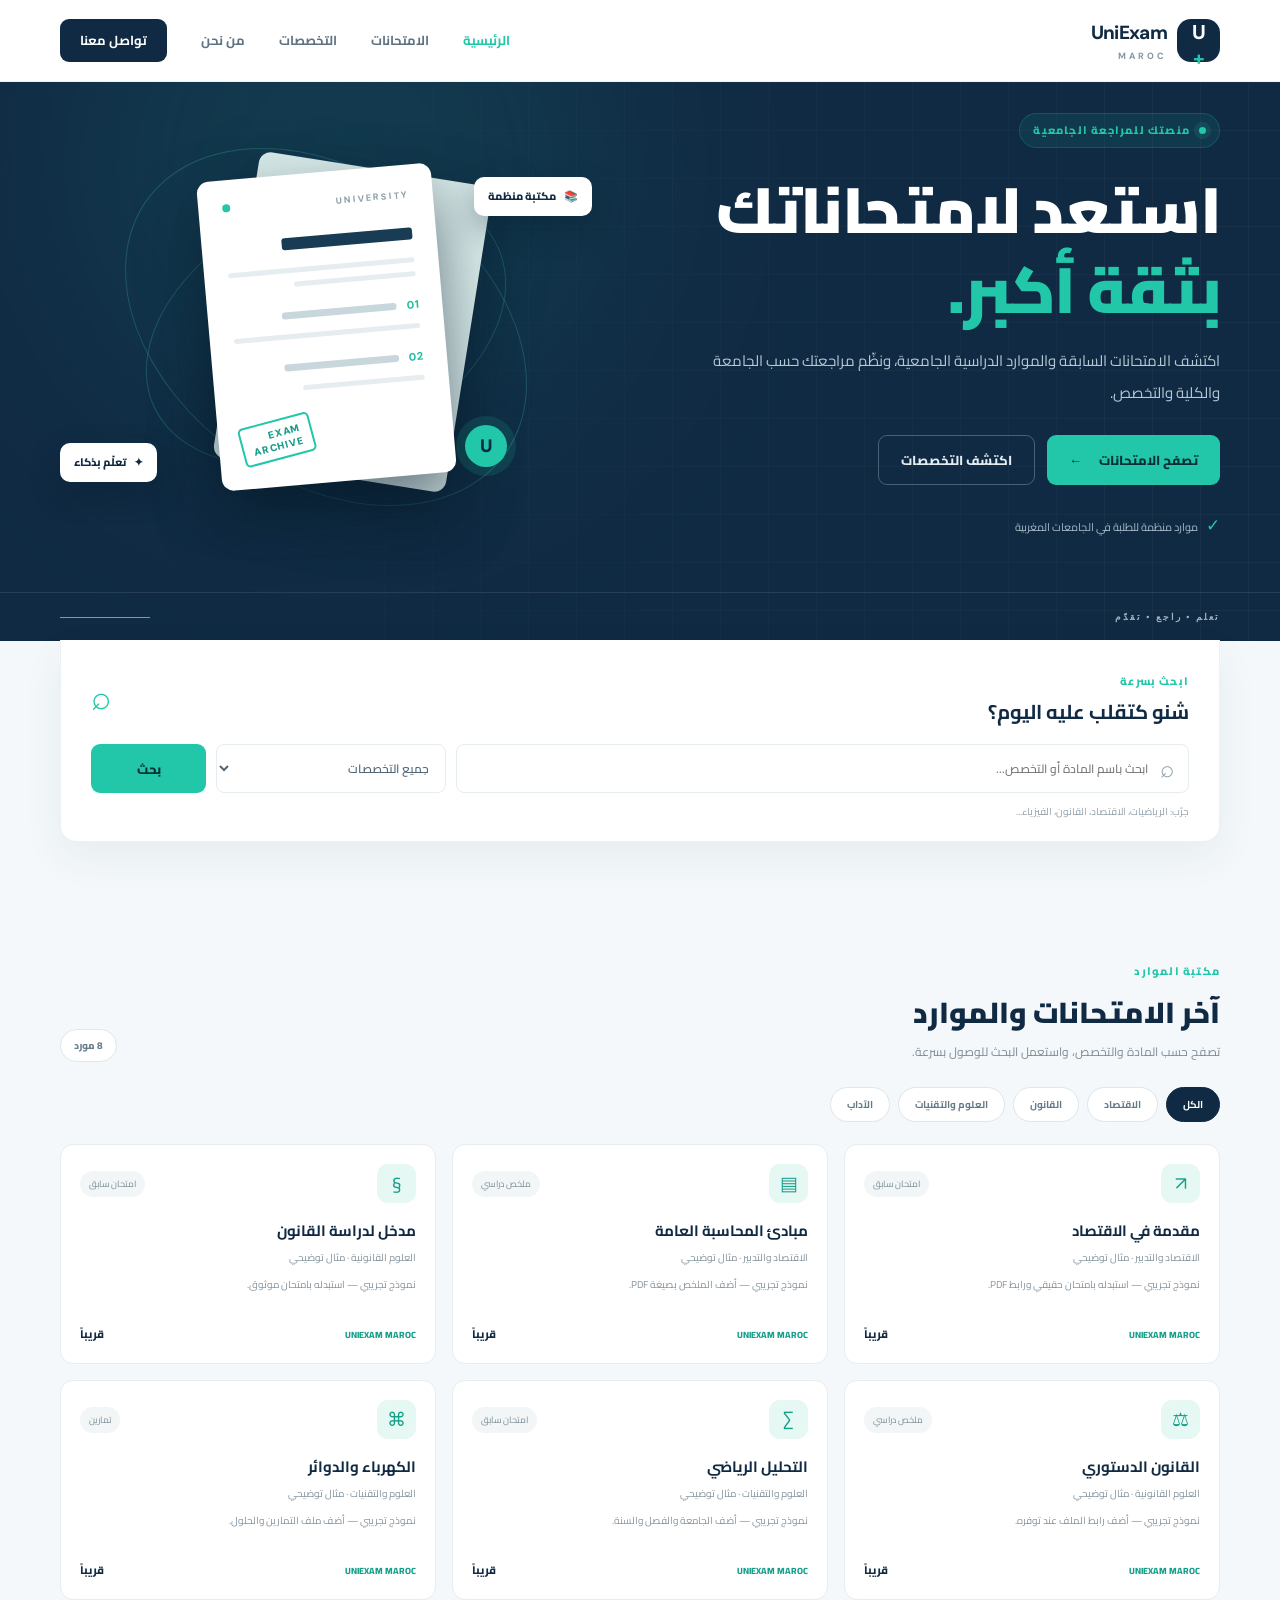
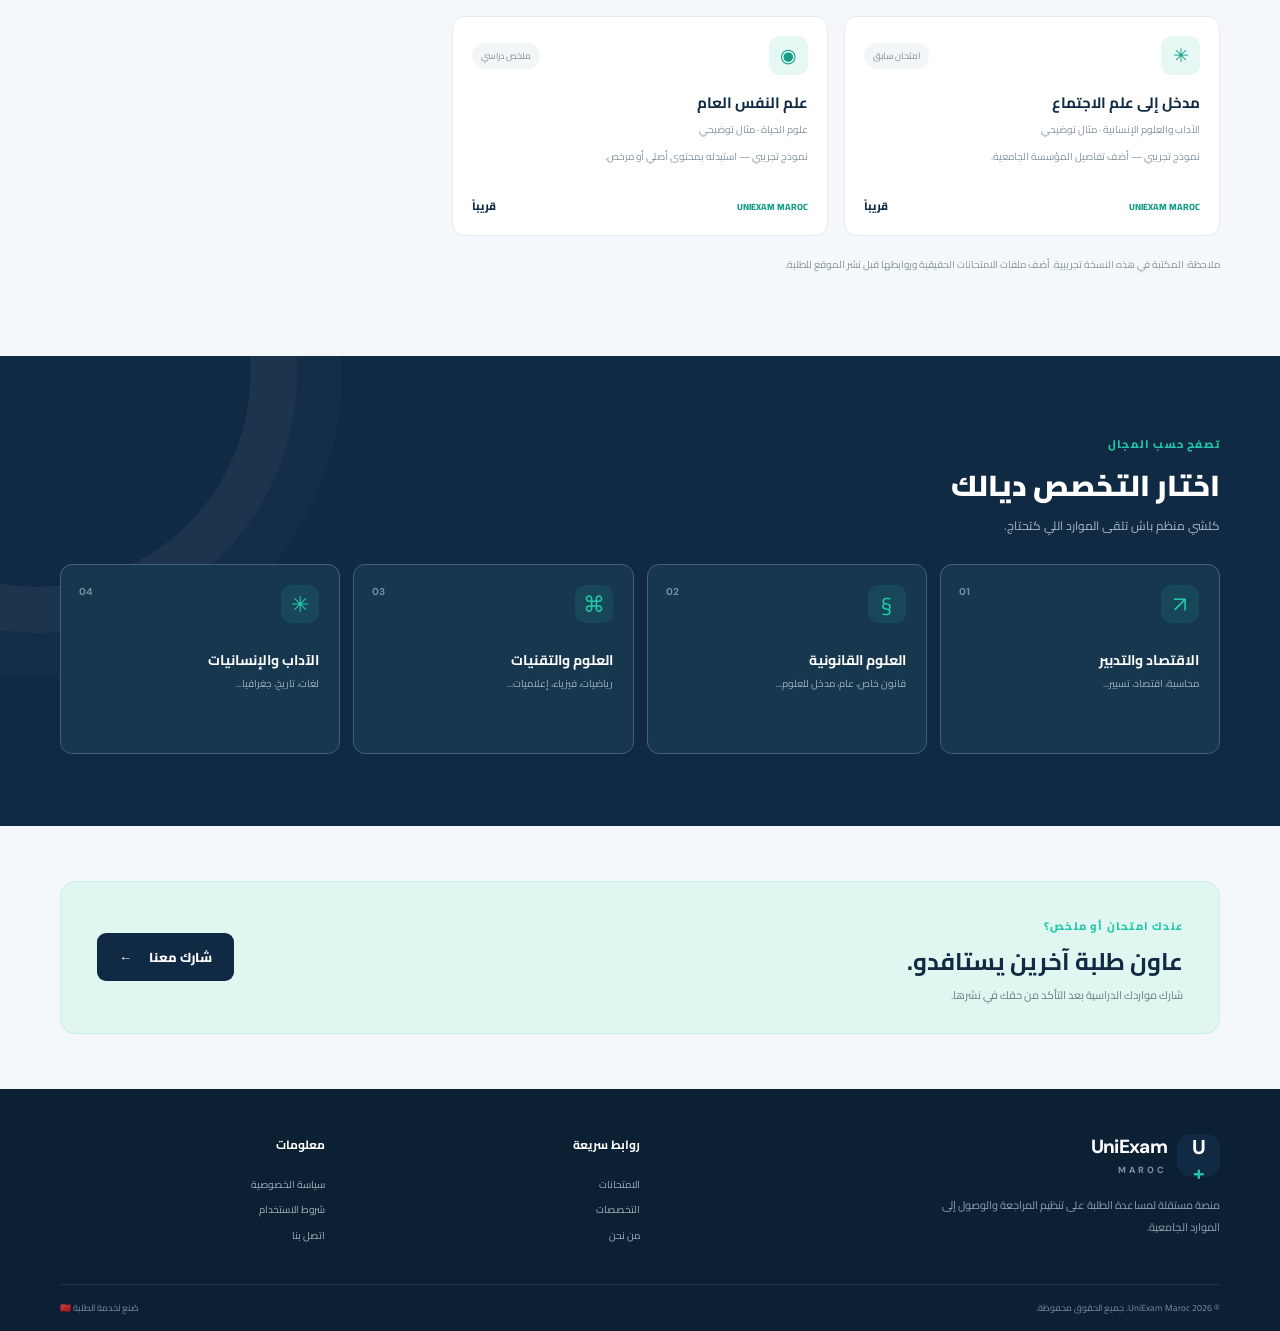
<file: index.html>
<!doctype html>
<html lang="ar" dir="rtl">
<head>
  <meta charset="utf-8">
  <meta name="viewport" content="width=device-width, initial-scale=1">
  <meta name="description" content="UniExam Maroc منصة مغربية لتنظيم ومشاركة الامتحانات والملخصات الجامعية حسب الجامعة والكلية والتخصص.">
  <meta name="theme-color" content="#102a43">
  <title>UniExam Maroc | الامتحانات الجامعية المغربية</title>
  <link rel="icon" href="assets/favicon.svg" type="image/svg+xml">
  <link rel="preconnect" href="https://fonts.googleapis.com">
  <link rel="preconnect" href="https://fonts.gstatic.com" crossorigin>
  <link href="https://fonts.googleapis.com/css2?family=Cairo:wght@400;500;600;700;800;900&display=swap" rel="stylesheet">
  <link rel="stylesheet" href="style.css">
</head>
<body>
<header class="site-header">
  <div class="container nav-wrap">
    <a class="brand" href="index.html" aria-label="UniExam Maroc الصفحة الرئيسية">
      <span class="brand-mark">U<span>+</span></span>
      <span><strong>UniExam</strong><small>MAROC</small></span>
    </a>
    <button class="menu-toggle" id="menuToggle" aria-label="فتح القائمة" aria-expanded="false">☰</button>
    <nav id="mainNav">
      <a class="active" href="index.html">الرئيسية</a>
      <a href="#exams">الامتحانات</a>
      <a href="#fields">التخصصات</a>
      <a href="about.html">من نحن</a>
      <a class="nav-contact" href="contact.html">تواصل معنا</a>
    </nav>
  </div>
</header>

<main>
<section class="hero">
  <div class="hero-glow"></div>
  <div class="container hero-grid">
    <div class="hero-copy">
      <span class="eyebrow"><span class="pulse"></span> منصتك للمراجعة الجامعية</span>
      <h1>استعد لامتحاناتك<br><em>بثقة أكبر.</em></h1>
      <p>اكتشف الامتحانات السابقة والموارد الدراسية الجامعية، ونظّم مراجعتك حسب الجامعة والكلية والتخصص.</p>
      <div class="hero-actions">
        <a class="btn btn-primary" href="#exams">تصفح الامتحانات <span>←</span></a>
        <a class="btn btn-ghost" href="#fields">اكتشف التخصصات</a>
      </div>
      <div class="hero-note"><span class="check">✓</span> موارد منظمة للطلبة في الجامعات المغربية</div>
    </div>
    <div class="hero-art" aria-hidden="true">
      <div class="orbit orbit-one"></div><div class="orbit orbit-two"></div>
      <div class="paper paper-back"></div>
      <div class="paper paper-front">
        <div class="paper-top"><span>UNIVERSITY</span><span class="paper-dot"></span></div>
        <div class="paper-title"></div><div class="paper-line wide"></div><div class="paper-line"></div>
        <div class="paper-question"><b>01</b><span></span></div><div class="paper-line wide"></div>
        <div class="paper-question"><b>02</b><span></span></div><div class="paper-line"></div>
        <div class="paper-stamp">EXAM<br>ARCHIVE</div>
      </div>
      <div class="floating-tag tag-top">📚 <span>مكتبة منظمة</span></div>
      <div class="floating-tag tag-bottom">✦ <span>تعلّم بذكاء</span></div>
      <div class="hero-circle">U</div>
    </div>
  </div>
  <div class="hero-bottom"><div class="container"><span>تعلم • راجع • تقدّم</span><span class="scroll-line"></span></div></div>
</section>

<section class="search-section">
  <div class="container">
    <div class="search-card">
      <div class="search-heading"><div><span class="section-kicker">ابحث بسرعة</span><h2>شنو كتقلب عليه اليوم؟</h2></div><span class="search-icon">⌕</span></div>
      <div class="search-controls">
        <label class="search-box"><span>⌕</span><input id="searchInput" type="search" placeholder="ابحث باسم المادة أو التخصص..." aria-label="ابحث عن امتحان"></label>
        <select id="fieldFilter" aria-label="اختر التخصص"><option value="">جميع التخصصات</option><option>الاقتصاد والتدبير</option><option>العلوم القانونية</option><option>العلوم والتقنيات</option><option>الآداب والعلوم الإنسانية</option><option>علوم الحياة</option></select>
        <button class="btn btn-primary search-button" id="searchButton">بحث</button>
      </div>
      <p class="search-hint">جرّب: الرياضيات، الاقتصاد، القانون، الفيزياء...</p>
    </div>
  </div>
</section>

<section class="section exams-section" id="exams">
  <div class="container">
    <div class="section-head">
      <div><span class="section-kicker">مكتبة الموارد</span><h2>آخر الامتحانات والموارد</h2><p>تصفح حسب المادة والتخصص، واستعمل البحث للوصول بسرعة.</p></div>
      <span class="count-pill" id="resultCount">0 مورد</span>
    </div>
    <div class="filter-row">
      <button class="filter-chip selected" data-filter="all">الكل</button>
      <button class="filter-chip" data-filter="الاقتصاد والتدبير">الاقتصاد</button>
      <button class="filter-chip" data-filter="العلوم القانونية">القانون</button>
      <button class="filter-chip" data-filter="العلوم والتقنيات">العلوم والتقنيات</button>
      <button class="filter-chip" data-filter="الآداب والعلوم الإنسانية">الآداب</button>
    </div>
    <div class="resource-grid" id="resourceGrid"></div>
    <div class="empty-state" id="emptyState" hidden><span>⌕</span><h3>ما لقيناش نتائج</h3><p>جرّب كلمات أخرى أو اختار تخصص مختلف.</p></div>
    <p class="demo-note">ملاحظة: المكتبة في هذه النسخة تجريبية. أضف ملفات الامتحانات الحقيقية وروابطها قبل نشر الموقع للطلبة.</p>
  </div>
</section>

<section class="fields-section" id="fields">
  <div class="container">
    <div class="section-head light-head"><div><span class="section-kicker">تصفح حسب المجال</span><h2>اختار التخصص ديالك</h2><p>كلشي منظم باش تلقى الموارد اللي كتحتاج.</p></div></div>
    <div class="field-grid">
      <a class="field-card" href="#exams" data-field="الاقتصاد والتدبير"><span class="field-icon">↗</span><span class="field-num">01</span><h3>الاقتصاد والتدبير</h3><p>محاسبة، اقتصاد، تسيير...</p></a>
      <a class="field-card" href="#exams" data-field="العلوم القانونية"><span class="field-icon">§</span><span class="field-num">02</span><h3>العلوم القانونية</h3><p>قانون خاص، عام، مدخل للعلوم...</p></a>
      <a class="field-card" href="#exams" data-field="العلوم والتقنيات"><span class="field-icon">⌘</span><span class="field-num">03</span><h3>العلوم والتقنيات</h3><p>رياضيات، فيزياء، إعلاميات...</p></a>
      <a class="field-card" href="#exams" data-field="الآداب والعلوم الإنسانية"><span class="field-icon">✳</span><span class="field-num">04</span><h3>الآداب والإنسانيات</h3><p>لغات، تاريخ، جغرافيا...</p></a>
    </div>
  </div>
</section>

<section class="cta-section">
  <div class="container cta-box"><div><span class="section-kicker">عندك امتحان أو ملخص؟</span><h2>عاون طلبة آخرين يستافدو.</h2><p>شارك مواردك الدراسية بعد التأكد من حقك في نشرها.</p></div><a class="btn btn-light" href="contact.html">شارك معنا <span>←</span></a></div>
</section>
</main>

<footer class="footer">
  <div class="container footer-main">
    <div class="footer-brand"><a class="brand brand-light" href="index.html"><span class="brand-mark">U<span>+</span></span><span><strong>UniExam</strong><small>MAROC</small></span></a><p>منصة مستقلة لمساعدة الطلبة على تنظيم المراجعة والوصول إلى الموارد الجامعية.</p></div>
    <div><h4>روابط سريعة</h4><a href="#exams">الامتحانات</a><a href="#fields">التخصصات</a><a href="about.html">من نحن</a></div>
    <div><h4>معلومات</h4><a href="privacy.html">سياسة الخصوصية</a><a href="terms.html">شروط الاستخدام</a><a href="contact.html">اتصل بنا</a></div>
  </div>
  <div class="container footer-bottom"><span>© <span id="year"></span> UniExam Maroc. جميع الحقوق محفوظة.</span><span>صُنع لخدمة الطلبة 🇲🇦</span></div>
</footer>
<script src="data.js"></script><script src="script.js"></script>
</body></html>
</file>
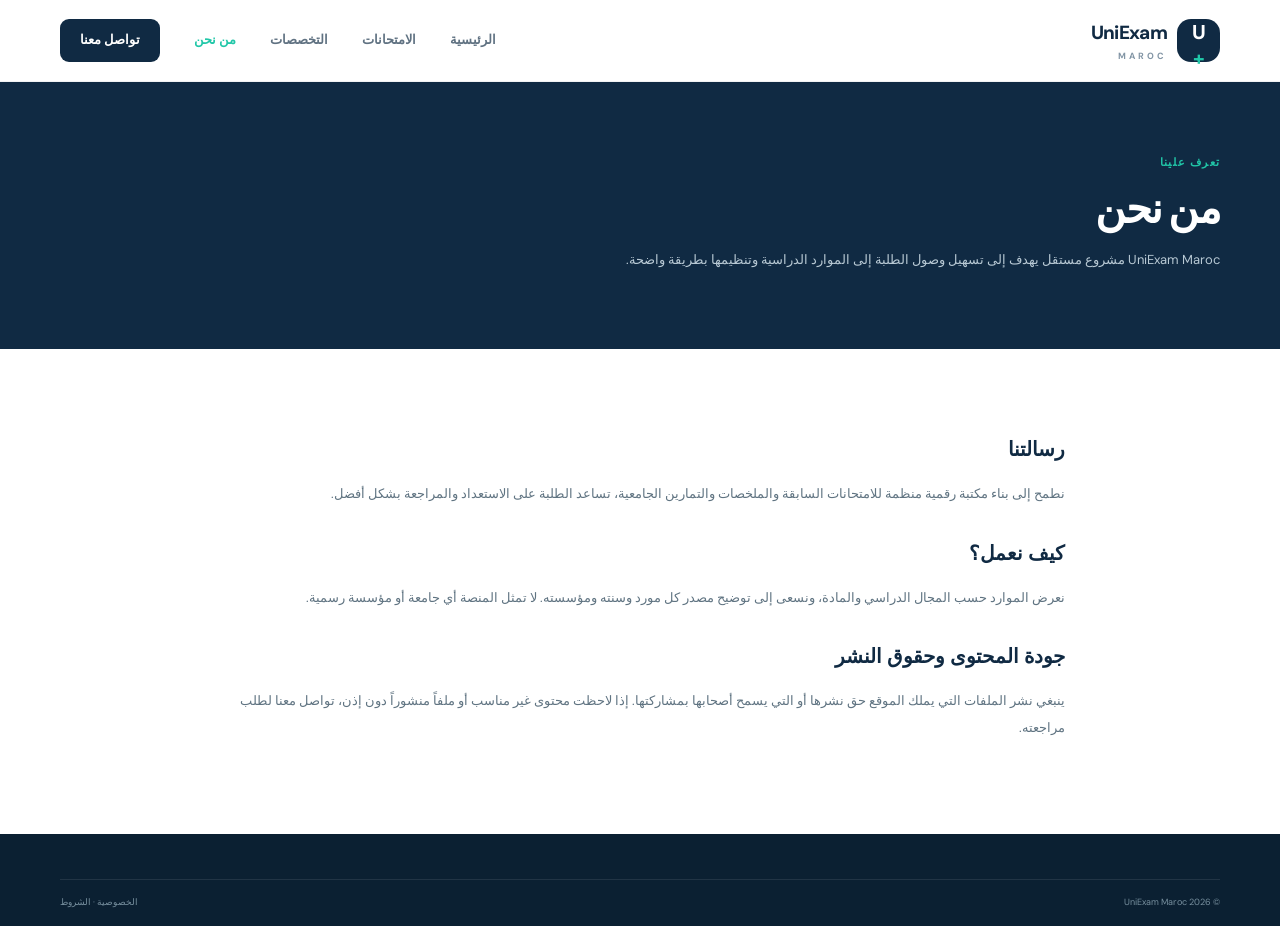
<file: about.html>
<!doctype html><html lang="ar" dir="rtl"><head><meta charset="utf-8"><meta name="viewport" content="width=device-width,initial-scale=1"><meta name="description" content="تعرف على UniExam Maroc وأهداف المنصة."><title>من نحن | UniExam Maroc</title><link rel="stylesheet" href="style.css"></head><body>
<header class="site-header"><div class="container nav-wrap"><a class="brand" href="index.html"><span class="brand-mark">U<span>+</span></span><span><strong>UniExam</strong><small>MAROC</small></span></a><button class="menu-toggle" id="menuToggle">☰</button><nav id="mainNav"><a href="index.html">الرئيسية</a><a href="index.html#exams">الامتحانات</a><a href="index.html#fields">التخصصات</a><a class="active" href="about.html">من نحن</a><a class="nav-contact" href="contact.html">تواصل معنا</a></nav></div></header>
<section class="page-hero"><div class="container"><span class="section-kicker">تعرف علينا</span><h1>من نحن</h1><p>UniExam Maroc مشروع مستقل يهدف إلى تسهيل وصول الطلبة إلى الموارد الدراسية وتنظيمها بطريقة واضحة.</p></div></section>
<main class="container content-page"><h2>رسالتنا</h2><p>نطمح إلى بناء مكتبة رقمية منظمة للامتحانات السابقة والملخصات والتمارين الجامعية، تساعد الطلبة على الاستعداد والمراجعة بشكل أفضل.</p><h2>كيف نعمل؟</h2><p>نعرض الموارد حسب المجال الدراسي والمادة، ونسعى إلى توضيح مصدر كل مورد وسنته ومؤسسته. لا تمثل المنصة أي جامعة أو مؤسسة رسمية.</p><h2>جودة المحتوى وحقوق النشر</h2><p>ينبغي نشر الملفات التي يملك الموقع حق نشرها أو التي يسمح أصحابها بمشاركتها. إذا لاحظت محتوى غير مناسب أو ملفاً منشوراً دون إذن، تواصل معنا لطلب مراجعته.</p></main>
<footer class="footer"><div class="container footer-bottom"><span>© <span id="year"></span> UniExam Maroc</span><span><a href="privacy.html">الخصوصية</a> · <a href="terms.html">الشروط</a></span></div></footer><script>document.getElementById('year').textContent=new Date().getFullYear();document.getElementById('menuToggle').onclick=()=>document.getElementById('mainNav').classList.toggle('open');</script></body></html>
</file>
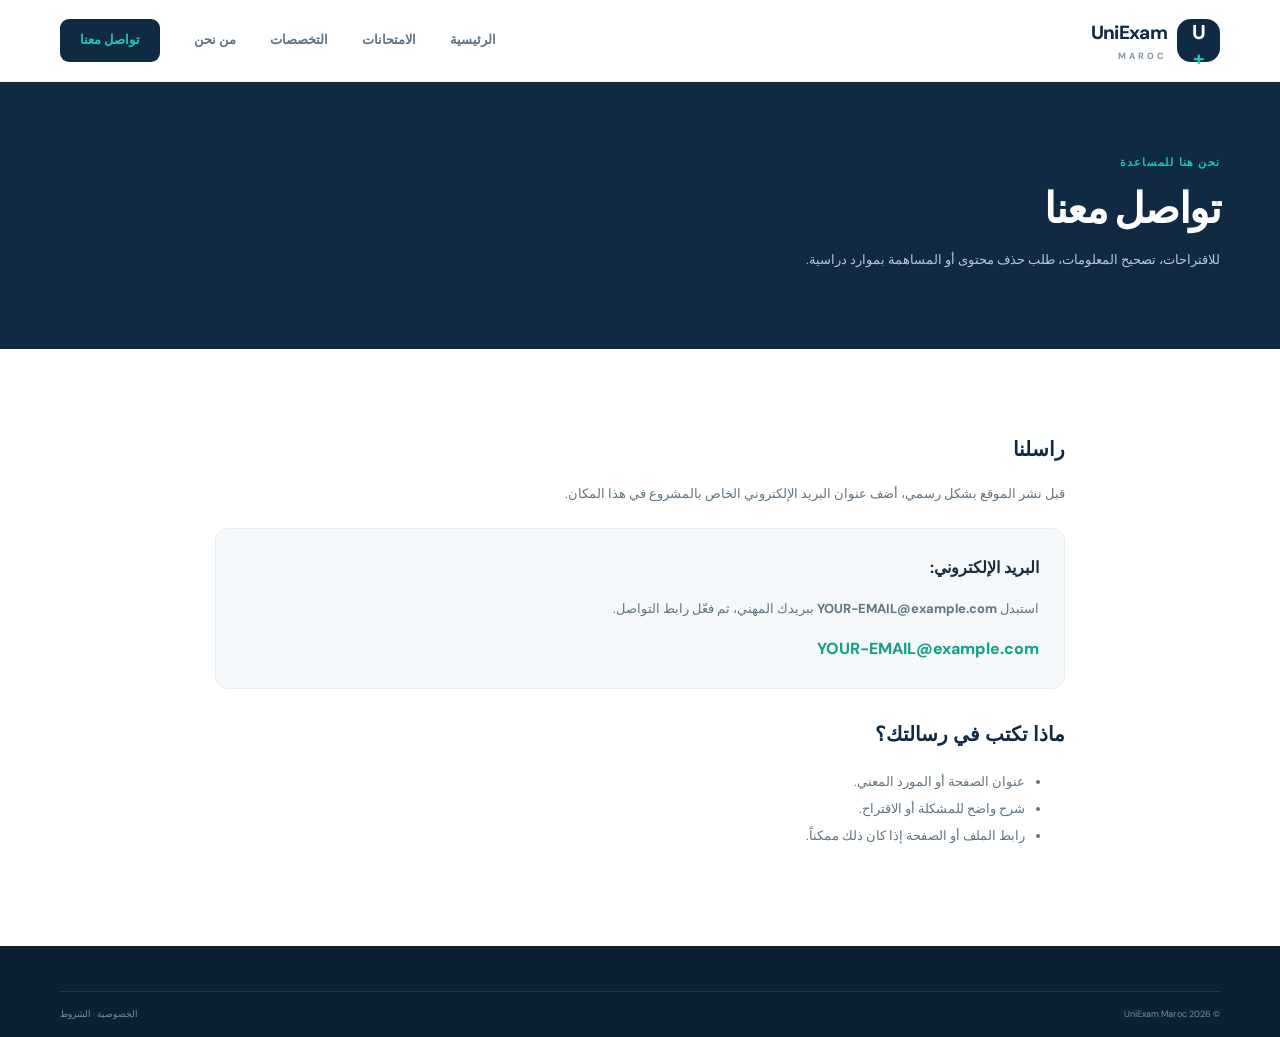
<file: contact.html>
<!doctype html><html lang="ar" dir="rtl"><head><meta charset="utf-8"><meta name="viewport" content="width=device-width,initial-scale=1"><meta name="description" content="تواصل مع فريق UniExam Maroc."><title>تواصل معنا | UniExam Maroc</title><link rel="stylesheet" href="style.css"></head><body>
<header class="site-header"><div class="container nav-wrap"><a class="brand" href="index.html"><span class="brand-mark">U<span>+</span></span><span><strong>UniExam</strong><small>MAROC</small></span></a><button class="menu-toggle" id="menuToggle">☰</button><nav id="mainNav"><a href="index.html">الرئيسية</a><a href="index.html#exams">الامتحانات</a><a href="index.html#fields">التخصصات</a><a href="about.html">من نحن</a><a class="nav-contact active" href="contact.html">تواصل معنا</a></nav></div></header>
<section class="page-hero"><div class="container"><span class="section-kicker">نحن هنا للمساعدة</span><h1>تواصل معنا</h1><p>للاقتراحات، تصحيح المعلومات، طلب حذف محتوى أو المساهمة بموارد دراسية.</p></div></section>
<main class="container content-page"><h2>راسلنا</h2><p>قبل نشر الموقع بشكل رسمي، أضف عنوان البريد الإلكتروني الخاص بالمشروع في هذا المكان.</p><div class="contact-panel"><strong>البريد الإلكتروني:</strong><p>استبدل <b>YOUR-EMAIL@example.com</b> ببريدك المهني، ثم فعّل رابط التواصل.</p><a href="mailto:YOUR-EMAIL@example.com">YOUR-EMAIL@example.com</a></div><h2>ماذا تكتب في رسالتك؟</h2><ul><li>عنوان الصفحة أو المورد المعني.</li><li>شرح واضح للمشكلة أو الاقتراح.</li><li>رابط الملف أو الصفحة إذا كان ذلك ممكناً.</li></ul></main>
<footer class="footer"><div class="container footer-bottom"><span>© <span id="year"></span> UniExam Maroc</span><span><a href="privacy.html">الخصوصية</a> · <a href="terms.html">الشروط</a></span></div></footer><script>document.getElementById('year').textContent=new Date().getFullYear();document.getElementById('menuToggle').onclick=()=>document.getElementById('mainNav').classList.toggle('open');</script></body></html>
</file>
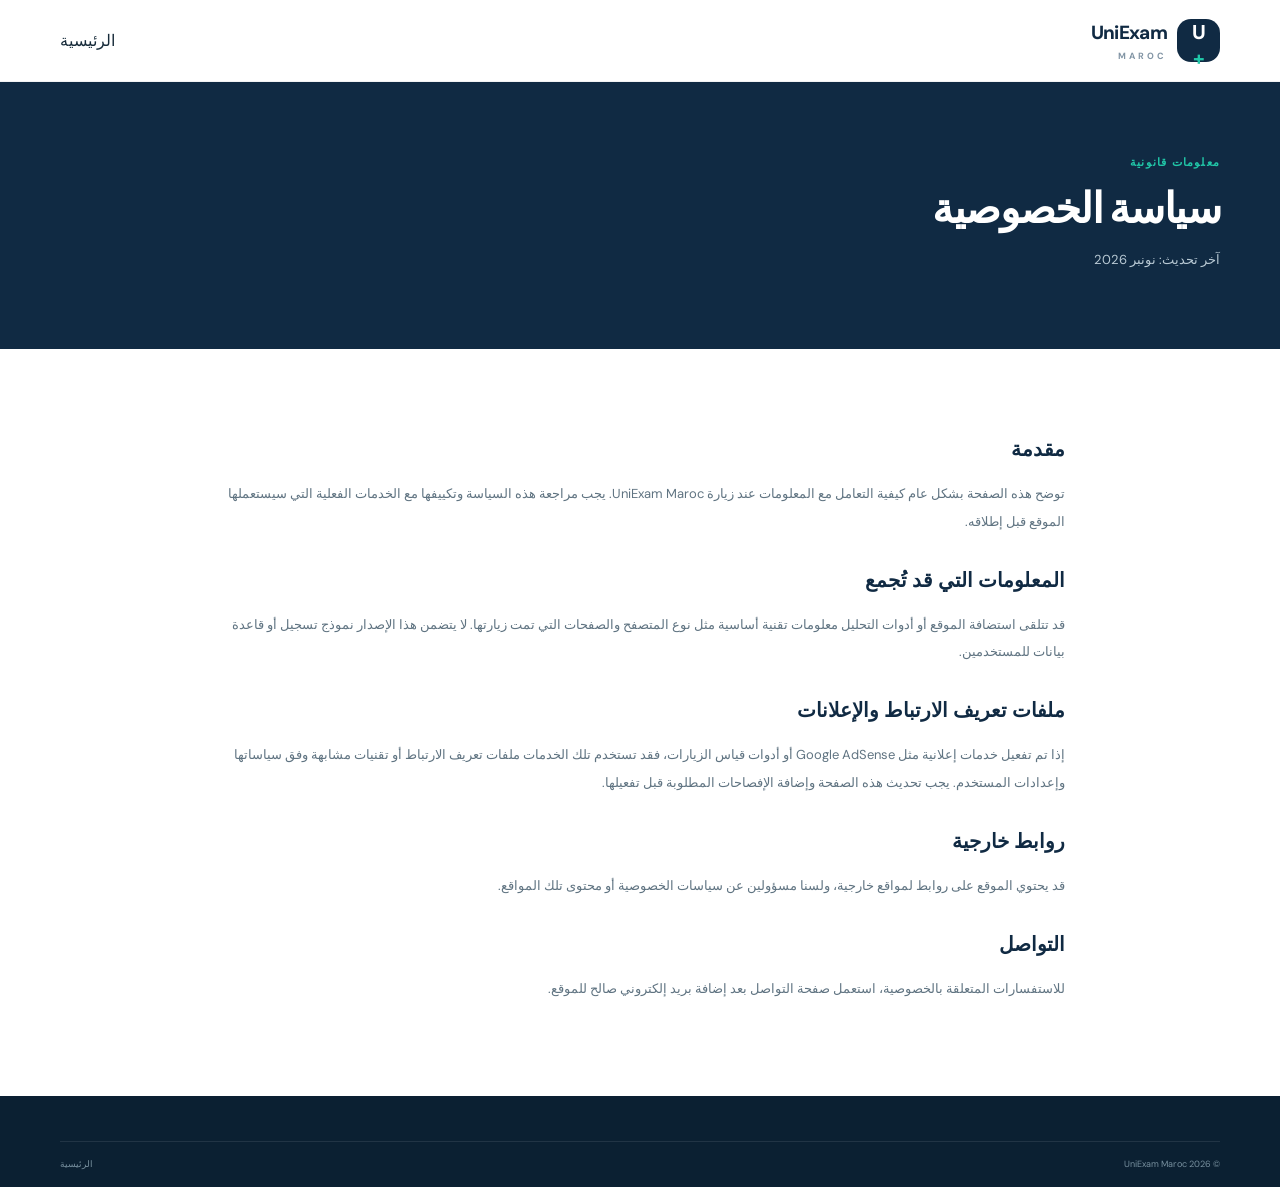
<file: privacy.html>
<!doctype html><html lang="ar" dir="rtl"><head><meta charset="utf-8"><meta name="viewport" content="width=device-width,initial-scale=1"><title>سياسة الخصوصية | UniExam Maroc</title><link rel="stylesheet" href="style.css"></head><body><header class="site-header"><div class="container nav-wrap"><a class="brand" href="index.html"><span class="brand-mark">U<span>+</span></span><span><strong>UniExam</strong><small>MAROC</small></span></a><a href="index.html">الرئيسية</a></div></header><section class="page-hero"><div class="container"><span class="section-kicker">معلومات قانونية</span><h1>سياسة الخصوصية</h1><p>آخر تحديث: نونبر 2026</p></div></section><main class="container content-page"><h2>مقدمة</h2><p>توضح هذه الصفحة بشكل عام كيفية التعامل مع المعلومات عند زيارة UniExam Maroc. يجب مراجعة هذه السياسة وتكييفها مع الخدمات الفعلية التي سيستعملها الموقع قبل إطلاقه.</p><h2>المعلومات التي قد تُجمع</h2><p>قد تتلقى استضافة الموقع أو أدوات التحليل معلومات تقنية أساسية مثل نوع المتصفح والصفحات التي تمت زيارتها. لا يتضمن هذا الإصدار نموذج تسجيل أو قاعدة بيانات للمستخدمين.</p><h2>ملفات تعريف الارتباط والإعلانات</h2><p>إذا تم تفعيل خدمات إعلانية مثل Google AdSense أو أدوات قياس الزيارات، فقد تستخدم تلك الخدمات ملفات تعريف الارتباط أو تقنيات مشابهة وفق سياساتها وإعدادات المستخدم. يجب تحديث هذه الصفحة وإضافة الإفصاحات المطلوبة قبل تفعيلها.</p><h2>روابط خارجية</h2><p>قد يحتوي الموقع على روابط لمواقع خارجية، ولسنا مسؤولين عن سياسات الخصوصية أو محتوى تلك المواقع.</p><h2>التواصل</h2><p>للاستفسارات المتعلقة بالخصوصية، استعمل صفحة التواصل بعد إضافة بريد إلكتروني صالح للموقع.</p></main><footer class="footer"><div class="container footer-bottom"><span>© 2026 UniExam Maroc</span><a href="index.html">الرئيسية</a></div></footer></body></html>
</file>
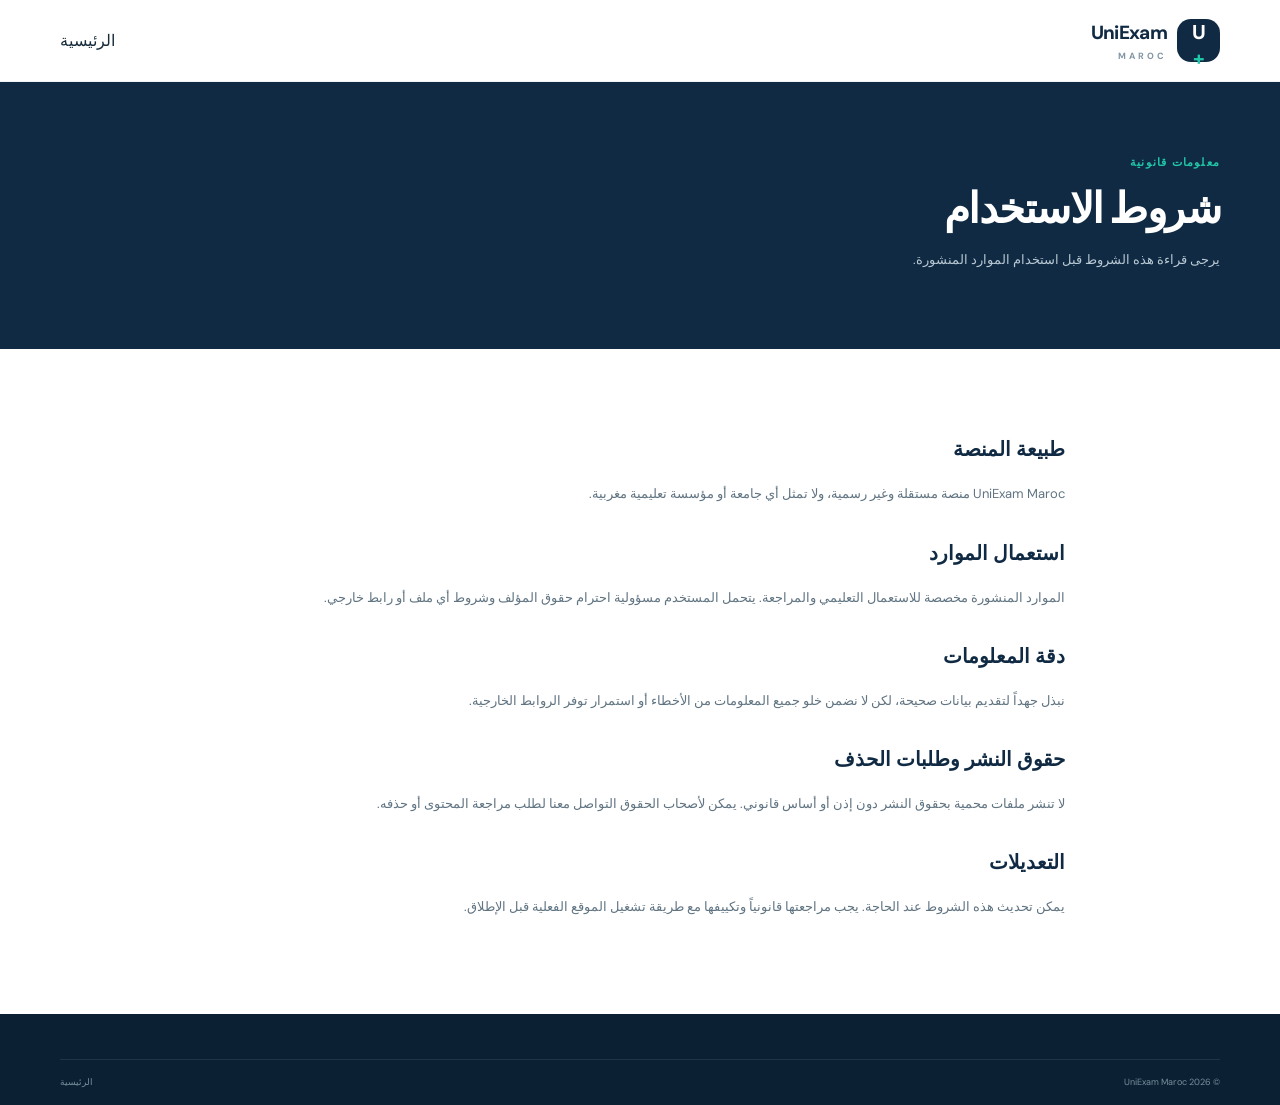
<file: terms.html>
<!doctype html><html lang="ar" dir="rtl"><head><meta charset="utf-8"><meta name="viewport" content="width=device-width,initial-scale=1"><title>شروط الاستخدام | UniExam Maroc</title><link rel="stylesheet" href="style.css"></head><body><header class="site-header"><div class="container nav-wrap"><a class="brand" href="index.html"><span class="brand-mark">U<span>+</span></span><span><strong>UniExam</strong><small>MAROC</small></span></a><a href="index.html">الرئيسية</a></div></header><section class="page-hero"><div class="container"><span class="section-kicker">معلومات قانونية</span><h1>شروط الاستخدام</h1><p>يرجى قراءة هذه الشروط قبل استخدام الموارد المنشورة.</p></div></section><main class="container content-page"><h2>طبيعة المنصة</h2><p>UniExam Maroc منصة مستقلة وغير رسمية، ولا تمثل أي جامعة أو مؤسسة تعليمية مغربية.</p><h2>استعمال الموارد</h2><p>الموارد المنشورة مخصصة للاستعمال التعليمي والمراجعة. يتحمل المستخدم مسؤولية احترام حقوق المؤلف وشروط أي ملف أو رابط خارجي.</p><h2>دقة المعلومات</h2><p>نبذل جهداً لتقديم بيانات صحيحة، لكن لا نضمن خلو جميع المعلومات من الأخطاء أو استمرار توفر الروابط الخارجية.</p><h2>حقوق النشر وطلبات الحذف</h2><p>لا تنشر ملفات محمية بحقوق النشر دون إذن أو أساس قانوني. يمكن لأصحاب الحقوق التواصل معنا لطلب مراجعة المحتوى أو حذفه.</p><h2>التعديلات</h2><p>يمكن تحديث هذه الشروط عند الحاجة. يجب مراجعتها قانونياً وتكييفها مع طريقة تشغيل الموقع الفعلية قبل الإطلاق.</p></main><footer class="footer"><div class="container footer-bottom"><span>© 2026 UniExam Maroc</span><a href="index.html">الرئيسية</a></div></footer></body></html>
</file>
<file: style.css>
@import url('https://fonts.googleapis.com/css2?family=DM+Sans:wght@400;500;600;700;800&display=swap');
:root{--navy:#102a43;--navy2:#173d59;--teal:#21c7a8;--mint:#dff8f1;--ink:#172b3a;--muted:#708090;--paper:#f6f9fb;--line:#e5edf1;--white:#fff;--gold:#ffc66d}
*{box-sizing:border-box}html{scroll-behavior:smooth;scroll-padding-top:90px}body{margin:0;font-family:'Cairo','DM Sans',sans-serif;color:var(--ink);background:#fff;line-height:1.75}a{color:inherit;text-decoration:none}.container{width:min(1160px,calc(100% - 44px));margin:auto}
.site-header{height:82px;background:#fff;display:flex;align-items:center;position:sticky;top:0;z-index:20;border-bottom:1px solid rgba(16,42,67,.06)}.nav-wrap{display:flex;align-items:center;justify-content:space-between}.brand{display:flex;align-items:center;gap:10px;color:var(--navy);line-height:1.1}.brand-mark{width:43px;height:43px;border-radius:14px;background:var(--navy);color:#fff;display:grid;place-items:center;font:800 20px 'DM Sans',sans-serif;position:relative}.brand-mark span{color:var(--teal)}.brand strong{display:block;font:800 19px 'DM Sans',sans-serif;letter-spacing:-.7px}.brand small{display:block;font:700 9px 'DM Sans',sans-serif;letter-spacing:3px;color:#8295a5;margin-top:5px}nav{display:flex;align-items:center;gap:34px;font-size:13px;font-weight:700;color:#607282}nav a{transition:.2s}nav a:hover,nav a.active{color:var(--teal)}nav .nav-contact{background:var(--navy);color:#fff;padding:10px 20px;border-radius:9px}nav .nav-contact:hover{background:var(--teal);color:var(--navy)}.menu-toggle{display:none;background:none;border:0;font-size:25px;color:var(--navy)}
.hero{background:var(--navy);color:#fff;position:relative;overflow:hidden;min-height:560px}.hero:before{content:"";position:absolute;inset:0;background-image:linear-gradient(rgba(255,255,255,.035) 1px,transparent 1px),linear-gradient(90deg,rgba(255,255,255,.035) 1px,transparent 1px);background-size:48px 48px;mask-image:linear-gradient(90deg,transparent,#000)}.hero-glow{position:absolute;width:560px;height:560px;border-radius:50%;background:#1a6a70;filter:blur(110px);opacity:.25;left:5%;top:-35%}.hero-grid{position:relative;display:grid;grid-template-columns:1.05fr .95fr;align-items:center;min-height:510px;gap:40px;padding-top:25px;padding-bottom:45px}.hero-copy{max-width:570px}.eyebrow,.section-kicker{font-size:11px;letter-spacing:1.2px;font-weight:800;color:var(--teal);text-transform:uppercase}.eyebrow{display:inline-flex;align-items:center;gap:9px;background:rgba(33,199,168,.1);border:1px solid rgba(33,199,168,.2);padding:7px 13px;border-radius:30px}.pulse{width:7px;height:7px;background:var(--teal);border-radius:50%;box-shadow:0 0 0 5px rgba(33,199,168,.12)}h1{font-size:clamp(42px,5vw,66px);line-height:1.25;margin:22px 0 15px;font-weight:900;letter-spacing:-1.5px}h1 em{font-style:normal;color:var(--teal)}.hero-copy>p{color:#b8c9d4;max-width:510px;font-size:15px;line-height:2.1;margin:0 0 27px}.hero-actions{display:flex;gap:12px;flex-wrap:wrap}.btn{display:inline-flex;align-items:center;justify-content:center;gap:17px;padding:12px 22px;border-radius:9px;font:800 13px 'Cairo',sans-serif;border:0;cursor:pointer;transition:.2s}.btn-primary{background:var(--teal);color:#082e36}.btn-primary:hover{background:#61e2c8;transform:translateY(-2px)}.btn-ghost{color:#e3edf2;border:1px solid #476175}.btn-ghost:hover{border-color:var(--teal);color:var(--teal)}.hero-note{font-size:11px;color:#a7bbc8;margin-top:26px}.check{color:var(--teal);font-size:17px;margin-left:6px}.hero-art{height:390px;position:relative;display:grid;place-items:center}.orbit{position:absolute;border:1px solid rgba(79,211,190,.23);border-radius:50%;transform:rotate(-25deg)}.orbit-one{width:380px;height:250px}.orbit-two{width:440px;height:310px;transform:rotate(35deg)}.paper{position:absolute;width:235px;height:310px;border-radius:12px;background:#fff;box-shadow:0 28px 60px #071a2a88}.paper-back{transform:translate(26px,-5px) rotate(9deg);background:#d7e9e8}.paper-front{padding:24px;color:var(--navy);transform:rotate(-5deg)}.paper-top{display:flex;justify-content:space-between;font:800 9px 'DM Sans';letter-spacing:2px;color:#8da0aa}.paper-dot{width:8px;height:8px;border-radius:50%;background:var(--teal)}.paper-title{height:12px;width:70%;background:#183c54;border-radius:3px;margin:27px 0 18px}.paper-line{height:5px;width:65%;background:#e5edf0;border-radius:3px;margin:9px 0}.paper-line.wide{width:100%}.paper-question{display:flex;align-items:center;gap:10px;margin:21px 0 12px}.paper-question b{font:800 11px 'DM Sans';color:#20bda1}.paper-question span{height:7px;width:115px;background:#c8d7dc;border-radius:3px}.paper-stamp{position:absolute;bottom:27px;left:22px;border:2px solid #21c7a8;color:#159d89;border-radius:5px;padding:5px 9px;font:900 10px/1.3 'DM Sans';transform:rotate(-10deg);letter-spacing:1px}.floating-tag{position:absolute;background:#fff;color:var(--navy);padding:10px 14px;border-radius:10px;box-shadow:0 12px 30px #061c2b55;font-size:11px;font-weight:800;display:flex;gap:8px;align-items:center}.tag-top{top:45px;right:0}.tag-bottom{bottom:40px;left:0}.hero-circle{position:absolute;right:16%;bottom:14%;width:42px;height:42px;border-radius:50%;background:var(--teal);color:var(--navy);display:grid;place-items:center;font:900 18px 'DM Sans';box-shadow:0 0 0 9px #21c7a822}.hero-bottom{border-top:1px solid #ffffff18;position:relative}.hero-bottom .container{height:48px;display:flex;align-items:center;justify-content:space-between;color:#9fb3c0;font:700 9px 'DM Sans';letter-spacing:2px}.scroll-line{height:1px;width:90px;background:var(--teal)}
.search-section{position:relative;margin-top:-1px;background:#f4f8fa;padding:0 0 40px}.search-card{position:relative;transform:translateY(-1px);background:#fff;padding:25px 30px 20px;border-radius:0 0 16px 16px;box-shadow:0 15px 40px #183c5410;border:1px solid #eaf0f3;border-top:0}.search-heading{display:flex;justify-content:space-between;align-items:center;margin-bottom:15px}.search-heading h2{font-size:20px;margin:1px 0 0;color:var(--navy)}.search-icon{font-size:34px;color:var(--teal)}.search-controls{display:grid;grid-template-columns:1fr 230px 115px;gap:10px}.search-box{height:49px;border:1px solid var(--line);border-radius:8px;display:flex;align-items:center;padding:0 14px;gap:10px;color:#8da0aa}.search-box span{font-size:24px}.search-box input{border:0;outline:0;width:100%;font:500 12px 'Cairo';color:var(--ink)}select{height:49px;border:1px solid var(--line);border-radius:8px;background:#fff;padding:0 12px;color:#536777;font:600 12px 'Cairo';outline:0}.search-button{height:49px}.search-hint{font-size:10px;color:#91a0aa;margin:10px 0 0}
.section{padding:72px 0}.exams-section{background:#f4f8fa}.section-head{display:flex;justify-content:space-between;align-items:end;gap:20px;margin-bottom:25px}.section-head h2,.light-head h2{font-size:29px;color:var(--navy);margin:5px 0 3px;font-weight:900}.section-head p,.light-head p{font-size:12px;color:#7b8c98;margin:0}.count-pill{border:1px solid #dce8eb;background:#fff;color:#69808d;padding:7px 13px;border-radius:30px;font-size:10px;font-weight:800;white-space:nowrap}.filter-row{display:flex;gap:8px;flex-wrap:wrap;margin-bottom:22px}.filter-chip{border:1px solid #dce7eb;background:#fff;border-radius:30px;padding:7px 16px;font:700 10px 'Cairo';color:#647986;cursor:pointer}.filter-chip.selected,.filter-chip:hover{background:var(--navy);color:#fff;border-color:var(--navy)}.resource-grid{display:grid;grid-template-columns:repeat(3,1fr);gap:16px}.resource-card{background:#fff;border:1px solid #e5edf0;border-radius:13px;padding:19px;transition:.2s;display:flex;flex-direction:column;min-height:220px}.resource-card:hover{transform:translateY(-4px);box-shadow:0 15px 30px #173d5910;border-color:#b9e9df}.resource-top{display:flex;justify-content:space-between;align-items:center}.resource-icon{width:39px;height:39px;border-radius:11px;background:#e6f8f3;color:#159e88;display:grid;place-items:center;font-size:19px}.resource-type{font-size:9px;color:#7b8d99;background:#f2f6f7;padding:5px 9px;border-radius:20px}.resource-card h3{font-size:15px;color:var(--navy);margin:15px 0 4px}.resource-meta{font-size:10px;color:#84939d}.resource-bottom{display:flex;align-items:center;justify-content:space-between;margin-top:auto;padding-top:17px}.resource-tag{font-size:9px;color:#159e88;font-weight:800}.resource-link{font-size:11px;color:var(--navy);font-weight:800}.resource-link:hover{color:#159e88}.demo-note{font-size:10px;color:#84939d;margin-top:20px}.empty-state{text-align:center;padding:55px 10px;color:#7e919d}.empty-state span{font-size:35px;color:var(--teal)}.empty-state h3{color:var(--navy);margin:0}.empty-state p{font-size:12px}
.fields-section{background:var(--navy);padding:72px 0;color:#fff;position:relative;overflow:hidden}.fields-section:after{content:"";position:absolute;width:430px;height:430px;border:1px solid #ffffff12;border-radius:50%;left:-180px;top:-200px;box-shadow:0 0 0 45px #ffffff08,0 0 0 90px #ffffff05}.light-head h2{color:#fff}.light-head p{color:#a9bdc9}.field-grid{display:grid;grid-template-columns:repeat(4,1fr);gap:13px;margin-top:28px;position:relative;z-index:1}.field-card{border:1px solid #456074;border-radius:12px;padding:20px;background:#17374f;min-height:190px;position:relative;transition:.2s}.field-card:hover{background:#1b4a60;border-color:var(--teal);transform:translateY(-4px)}.field-icon{width:38px;height:38px;display:grid;place-items:center;border-radius:10px;background:#21c7a81c;color:var(--teal);font-size:22px}.field-num{position:absolute;left:18px;top:20px;color:#7591a3;font:700 10px 'DM Sans'}.field-card h3{font-size:14px;margin:25px 0 3px}.field-card p{font-size:10px;color:#9db2bf;margin:0}
.cta-section{padding:55px 0;background:#f4f8fa}.cta-box{background:#e0f7f1;border:1px solid #c9eee4;border-radius:15px;padding:28px 36px;display:flex;align-items:center;justify-content:space-between;gap:20px}.cta-box h2{font-size:24px;color:var(--navy);margin:3px 0}.cta-box p{font-size:11px;color:#65817e;margin:0}.btn-light{background:var(--navy);color:#fff;white-space:nowrap}.btn-light:hover{background:#1b5366}
.footer{background:#0b2032;color:#a9bbc7;padding:45px 0 0}.footer-main{display:grid;grid-template-columns:2fr 1fr 1fr;gap:50px;padding-bottom:35px}.brand-light{color:#fff}.footer-brand p{font-size:11px;line-height:2;max-width:300px;color:#8da3b2;margin-top:17px}.footer h4{font-size:12px;color:#fff;margin:0 0 13px}.footer-main>div:not(:first-child){display:flex;flex-direction:column;align-items:flex-start;gap:8px}.footer-main>div>a:not(.brand){font-size:10px;color:#9eb2bf}.footer-main>div>a:hover{color:var(--teal)}.footer-bottom{border-top:1px solid #ffffff17;display:flex;justify-content:space-between;padding:15px 0;font-size:9px;color:#78909f}
.page-hero{background:var(--navy);color:#fff;padding:65px 0}.page-hero h1{font-size:42px;margin:8px 0}.page-hero p{color:#b8c9d4;font-size:13px;max-width:650px}.content-page{padding:55px 0 80px;max-width:850px}.content-page h2{color:var(--navy);font-size:20px;margin:28px 0 8px}.content-page p,.content-page li{font-size:13px;color:#607482;line-height:2.1}.contact-panel{background:#f4f8fa;border:1px solid var(--line);padding:25px;border-radius:13px;margin-top:20px}.contact-panel a{color:#159e88;font-weight:800}
@media(max-width:850px){.hero-grid{grid-template-columns:1fr  .8fr}.hero-art{transform:scale(.85)}.resource-grid{grid-template-columns:repeat(2,1fr)}.field-grid{grid-template-columns:repeat(2,1fr)}nav{gap:17px}.search-controls{grid-template-columns:1fr 190px 100px}}
@media(max-width:650px){.container{width:min(100% - 30px,520px)}.site-header{height:70px}.menu-toggle{display:block}nav{display:none;position:absolute;top:69px;right:0;left:0;background:#fff;padding:18px 22px 22px;box-shadow:0 15px 20px #102a4315;flex-direction:column;align-items:stretch;gap:12px}nav.open{display:flex}nav .nav-contact{text-align:center}.hero-grid{grid-template-columns:1fr;padding-top:60px;padding-bottom:25px}.hero{min-height:auto}.hero-copy{position:relative;z-index:2}h1{font-size:46px}.hero-copy>p{font-size:13px}.hero-art{height:300px;transform:scale(.8);margin-top:-5px}.hero-bottom .container{height:40px}.search-section{padding-bottom:25px}.search-card{padding:22px 17px}.search-controls{grid-template-columns:1fr}.search-controls select,.search-button{width:100%}.search-heading h2{font-size:17px}.section{padding:52px 0}.section-head{align-items:flex-start;flex-direction:column}.section-head h2,.light-head h2{font-size:24px}.resource-grid{grid-template-columns:1fr}.resource-card{min-height:195px}.field-grid{grid-template-columns:1fr 1fr;gap:9px}.field-card{padding:14px;min-height:170px}.field-card h3{font-size:12px}.field-card p{font-size:9px}.cta-box{padding:23px;align-items:flex-start;flex-direction:column}.cta-box h2{font-size:21px}.footer-main{grid-template-columns:1fr 1fr;gap:30px}.footer-brand{grid-column:1/-1}.footer-bottom{gap:8px;flex-direction:column}.page-hero{padding:48px 0}.page-hero h1{font-size:34px}}
</file>
